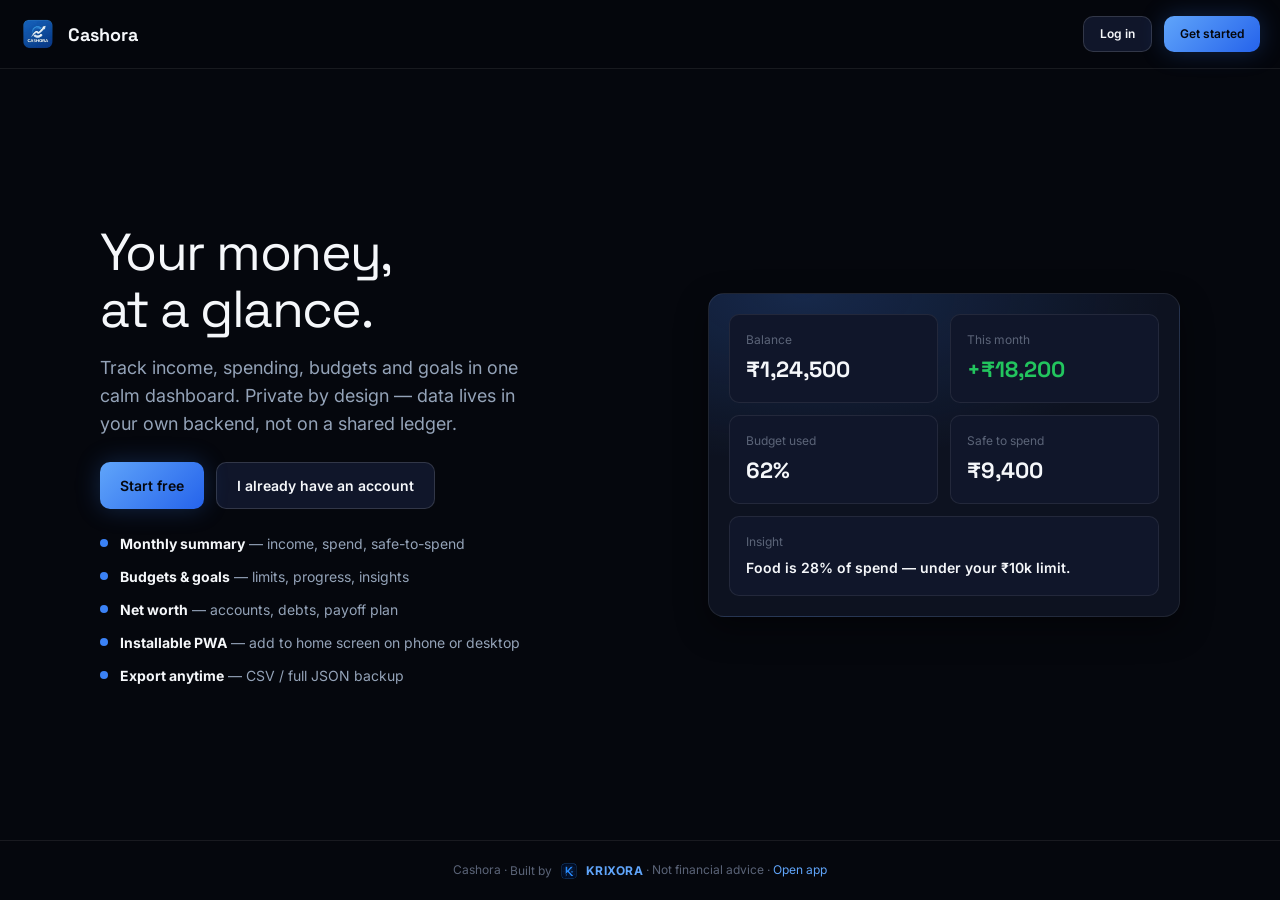
<file: landing.html>
<!DOCTYPE html>
<html lang="en">
<head>
<meta charset="UTF-8">
<meta name="google-site-verification" content="jDSLpLixrt2HtUDu_5Ao-N-vICyit6tMCqablT30GE0" />
<meta name="viewport" content="width=device-width, initial-scale=1.0, viewport-fit=cover">
<title>Cashora — Personal finance, clearly</title>
<meta name="description" content="Cashora helps you track income, spending, budgets, goals and net worth. Private by design — your data stays in your own Supabase project.">
<meta name="theme-color" content="#05070d">
<meta property="og:title" content="Cashora — Personal finance, clearly">
<meta property="og:description" content="Track money, budgets and goals without the noise. Built for clarity.">
<meta property="og:type" content="website">
<meta property="og:image" content="https://cashora.vercel.app/assets/images/og-image.webp">
<meta property="og:image:width" content="1200">
<meta property="og:image:height" content="630">
<meta property="og:url" content="https://cashora.vercel.app/landing.html">
<meta name="twitter:card" content="summary_large_image">
<meta name="twitter:title" content="Cashora — Personal finance, clearly">
<meta name="twitter:description" content="Track money, budgets and goals without the noise. Built for clarity.">
<meta name="twitter:image" content="https://cashora.vercel.app/assets/images/og-image.webp">
<link rel="icon" type="image/webp" href="assets/icons/cashora-icon.webp">
<link rel="apple-touch-icon" href="assets/icons/apple-touch-icon.webp">
<link rel="preconnect" href="https://fonts.googleapis.com">
<link rel="preconnect" href="https://fonts.gstatic.com" crossorigin>
<link href="https://fonts.googleapis.com/css2?family=Space+Grotesk:wght@500;700&family=Inter:wght@400;500;600;700&display=swap" rel="stylesheet">
<link rel="stylesheet" href="css/main.css">
<style>
  .land { min-height: 100dvh; display: flex; flex-direction: column; }
  .land-nav {
    display: flex; align-items: center; justify-content: space-between;
    padding: var(--space-4) var(--space-5);
    border-bottom: 1px solid var(--color-border);
    position: sticky; top: 0; z-index: 20;
    background: color-mix(in srgb, var(--color-bg-base) 88%, transparent);
    backdrop-filter: blur(12px);
  }
  .land-nav__brand { display: flex; align-items: center; gap: var(--space-3); font-family: var(--font-display); font-weight: 700; font-size: var(--text-lg); }
  .land-nav__brand img { width: 36px; height: 36px; border-radius: 10px; }
  .land-nav__actions { display: flex; gap: var(--space-3); flex-wrap: wrap; }
  .land-hero {
    flex: 1;
    display: grid;
    grid-template-columns: 1.1fr 0.9fr;
    gap: var(--space-8);
    align-items: center;
    padding: clamp(2rem, 6vw, 4rem) var(--space-5);
    max-width: 1120px;
    margin: 0 auto;
    width: 100%;
  }
  .land-hero h1 {
    font-family: var(--font-display);
    font-size: clamp(2rem, 5vw, 3.25rem);
    line-height: 1.1;
    letter-spacing: -0.03em;
    margin: 0 0 var(--space-4);
  }
  .land-hero p.lead {
    font-size: var(--text-lg);
    color: var(--color-text-secondary);
    max-width: 40ch;
    line-height: 1.55;
    margin: 0 0 var(--space-6);
  }
  .land-cta { display: flex; flex-wrap: wrap; gap: var(--space-3); }
  .land-points {
    display: grid;
    gap: var(--space-3);
    margin-top: var(--space-6);
  }
  .land-point {
    display: flex; gap: var(--space-3); align-items: flex-start;
    font-size: var(--text-sm); color: var(--color-text-secondary);
  }
  .land-point strong { color: var(--color-text-primary); }
  .land-point::before {
    content: '';
    width: 8px; height: 8px; margin-top: 6px; flex-shrink: 0;
    border-radius: 50%; background: var(--color-accent-500);
  }
  .land-preview {
    border-radius: var(--radius-lg);
    border: 1px solid var(--color-border);
    background:
      radial-gradient(600px 280px at 20% 0%, rgba(59,130,246,0.2), transparent 60%),
      var(--color-bg-surface);
    padding: var(--space-5);
    box-shadow: var(--shadow-lg);
  }
  .land-preview__row {
    display: grid; grid-template-columns: 1fr 1fr; gap: var(--space-3); margin-bottom: var(--space-3);
  }
  .land-stat {
    padding: var(--space-4);
    border-radius: var(--radius-md);
    background: var(--color-bg-surface-alt);
    border: 1px solid var(--color-border);
  }
  .land-stat span { font-size: var(--text-xs); color: var(--color-text-muted); display: block; margin-bottom: 4px; }
  .land-stat strong { font-family: var(--font-display); font-size: var(--text-xl); }
  .land-footer {
    padding: var(--space-5);
    border-top: 1px solid var(--color-border);
    text-align: center;
    font-size: var(--text-xs);
    color: var(--color-text-muted);
  }
  @media (max-width: 840px) {
    .land-hero { grid-template-columns: 1fr; }
    .land-preview { order: -1; }
  }
</style>
</head>
<body>
<div class="land">
  <nav class="land-nav">
    <div class="land-nav__brand">
      <img src="assets/icons/cashora-icon.webp" width="36" height="36" alt="">
      Cashora
    </div>
    <div class="land-nav__actions">
      <a class="btn btn-secondary btn-sm" href="auth.html">Log in</a>
      <a class="btn btn-primary btn-sm" href="auth.html">Get started</a>
    </div>
  </nav>

  <main class="land-hero">
    <div>
      <h1>Your money,<br>at a glance.</h1>
      <p class="lead">Track income, spending, budgets and goals in one calm dashboard. Private by design — data lives in your own backend, not on a shared ledger.</p>
      <div class="land-cta">
        <a class="btn btn-primary" href="auth.html">Start free</a>
        <a class="btn btn-secondary" href="auth.html">I already have an account</a>
      </div>
      <div class="land-points">
        <div class="land-point"><span><strong>Monthly summary</strong> — income, spend, safe-to-spend</span></div>
        <div class="land-point"><span><strong>Budgets &amp; goals</strong> — limits, progress, insights</span></div>
        <div class="land-point"><span><strong>Net worth</strong> — accounts, debts, payoff plan</span></div>
        <div class="land-point"><span><strong>Installable PWA</strong> — add to home screen on phone or desktop</span></div>
        <div class="land-point"><span><strong>Export anytime</strong> — CSV / full JSON backup</span></div>
      </div>
    </div>
    <aside class="land-preview" aria-hidden="true">
      <div class="land-preview__row">
        <div class="land-stat"><span>Balance</span><strong>₹1,24,500</strong></div>
        <div class="land-stat"><span>This month</span><strong style="color:var(--color-success)">+₹18,200</strong></div>
      </div>
      <div class="land-preview__row">
        <div class="land-stat"><span>Budget used</span><strong>62%</strong></div>
        <div class="land-stat"><span>Safe to spend</span><strong>₹9,400</strong></div>
      </div>
      <div class="land-stat">
        <span>Insight</span>
        <strong style="font-size:var(--text-sm); font-weight:600; font-family:var(--font-body)">Food is 28% of spend — under your ₹10k limit.</strong>
      </div>
    </aside>
  </main>

  <footer class="land-footer">
    Cashora · <a class="krixora-credit" href="https://krixora-portfolio.vercel.app/" target="_blank" rel="noopener noreferrer" title="KRIXORA portfolio" style="vertical-align:middle">
      <span class="krixora-credit__label">Built by</span>
      <img src="assets/icons/krixora-mark.svg" width="16" height="16" alt="" />
      <strong>KRIXORA</strong>
    </a>
    · Not financial advice · <a href="auth.html" style="color:var(--color-accent-400)">Open app</a>
  </footer>
</div>
</body>
</html>
</file>
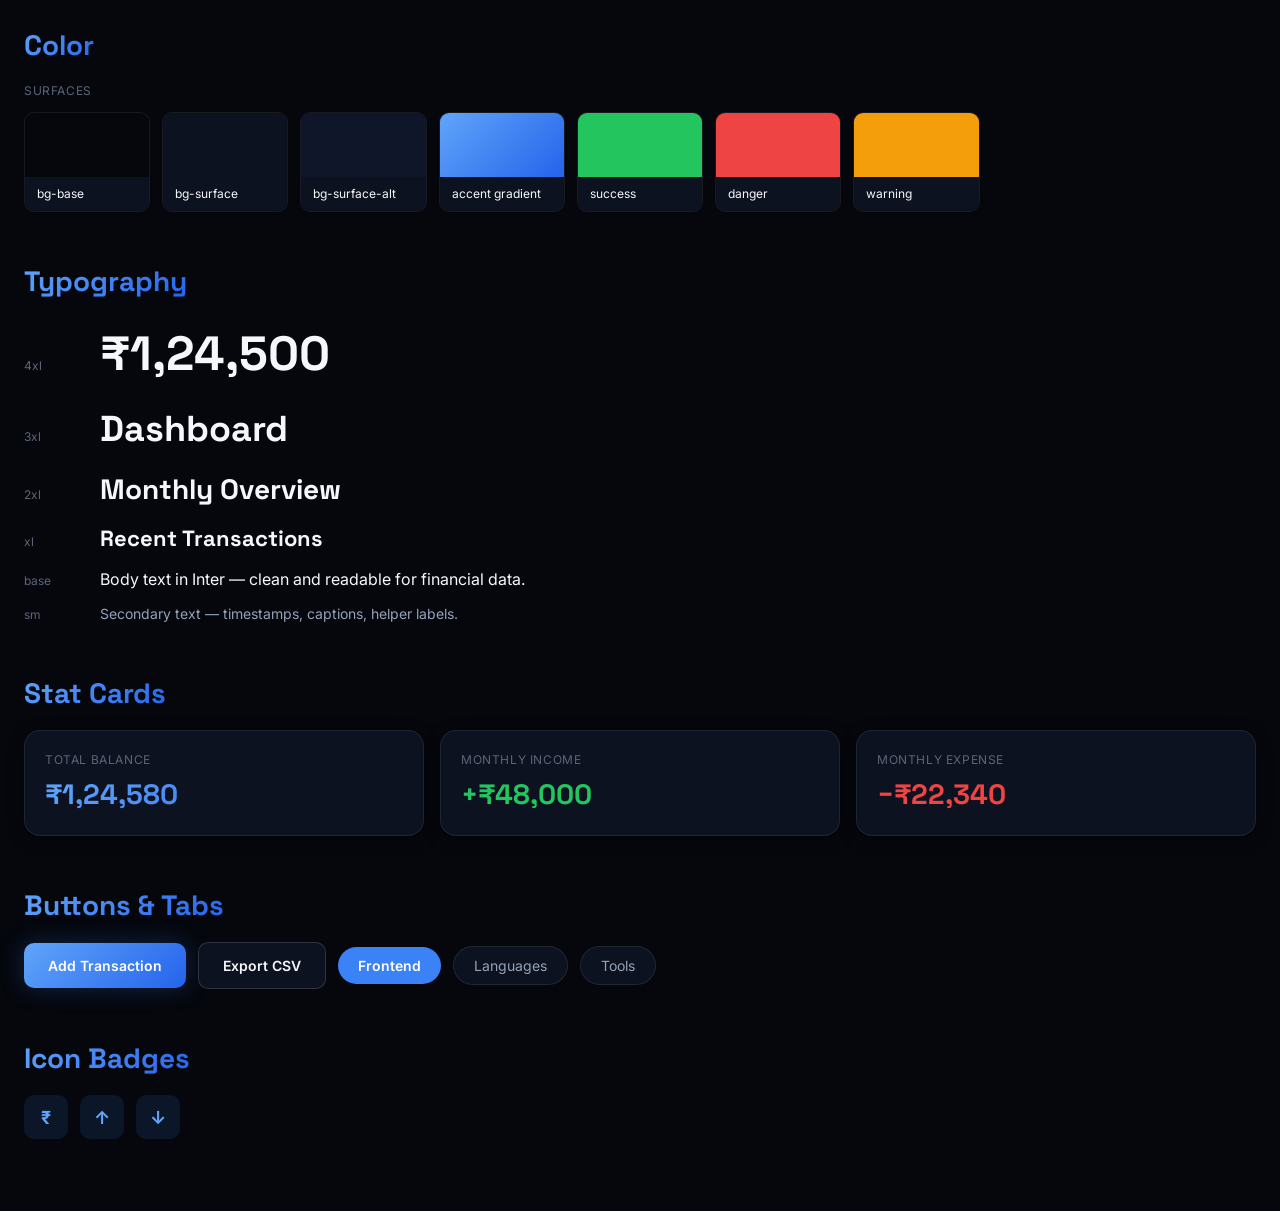
<file: token-preview.html>
<!DOCTYPE html>
<html lang="en">
<head>
<meta charset="UTF-8">
<meta name="viewport" content="width=device-width, initial-scale=1.0">
<title>Cashora — Token Preview</title>
<link rel="preconnect" href="https://fonts.googleapis.com">
<link href="https://fonts.googleapis.com/css2?family=Space+Grotesk:wght@500;700&family=Inter:wght@400;500;600;700&display=swap" rel="stylesheet">
<link rel="stylesheet" href="css/reset.css">
<link rel="stylesheet" href="css/tokens.css">
<style>
  body { padding: var(--space-6); }
  .section { margin-bottom: var(--space-12); }
  .section h2 {
    font-family: var(--font-display);
    font-size: var(--text-2xl);
    font-weight: var(--font-weight-bold);
    margin-bottom: var(--space-4);
    background: var(--gradient-accent);
    -webkit-background-clip: text;
    background-clip: text;
    -webkit-text-fill-color: transparent;
    display: inline-block;
  }
  .label {
    font-size: var(--text-xs);
    color: var(--color-text-muted);
    text-transform: uppercase;
    letter-spacing: 0.05em;
    margin-bottom: var(--space-3);
  }

  /* Color swatches */
  .swatch-grid { display: grid; grid-template-columns: repeat(auto-fill, minmax(120px, 1fr)); gap: var(--space-3); }
  .swatch { border-radius: var(--radius-md); overflow: hidden; border: 1px solid var(--color-border); }
  .swatch-color { height: 64px; }
  .swatch-name { padding: var(--space-2) var(--space-3); font-size: var(--text-xs); background: var(--color-bg-surface); }

  /* Type scale */
  .type-row { display: flex; align-items: baseline; gap: var(--space-4); margin-bottom: var(--space-3); }
  .type-row span.tag { font-size: var(--text-xs); color: var(--color-text-muted); width: 60px; flex-shrink: 0; }
  .type-sample { font-family: var(--font-display); font-weight: var(--font-weight-bold); }

  /* Cards */
  .card-row { display: grid; grid-template-columns: repeat(auto-fit, minmax(160px, 1fr)); gap: var(--space-4); }
  .card {
    background: var(--color-bg-surface);
    border: 1px solid var(--color-border);
    border-radius: var(--radius-lg);
    padding: var(--space-5);
    box-shadow: var(--shadow-md);
  }
  .card .label { margin-bottom: var(--space-1); }
  .card .amount {
    font-family: var(--font-display);
    font-size: var(--text-2xl);
    font-weight: var(--font-weight-bold);
  }
  .card .amount.positive { color: var(--color-success); }
  .card .amount.negative { color: var(--color-danger); }
  .card .amount.accent {
    background: var(--gradient-accent);
    -webkit-background-clip: text;
    background-clip: text;
    -webkit-text-fill-color: transparent;
  }

  /* Buttons */
  .btn-row { display: flex; flex-wrap: wrap; gap: var(--space-3); align-items: center; }
  .btn {
    padding: var(--space-3) var(--space-6);
    border-radius: var(--radius-md);
    font-weight: var(--font-weight-semibold);
    font-size: var(--text-sm);
    transition: transform var(--duration-fast) var(--ease-standard), box-shadow var(--duration-fast) var(--ease-standard);
  }
  .btn:hover { transform: translateY(-1px); }
  .btn-primary { background: var(--gradient-accent); color: white; box-shadow: var(--shadow-glow-accent); }
  .btn-secondary { background: var(--color-bg-surface); border: 1px solid var(--color-border-strong); color: var(--color-text-primary); }
  .btn-pill-active { background: var(--color-accent-500); color: white; border-radius: var(--radius-full); padding: var(--space-2) var(--space-5); font-size: var(--text-sm); font-weight: var(--font-weight-semibold); }
  .btn-pill { background: var(--color-bg-surface); border: 1px solid var(--color-border); color: var(--color-text-secondary); border-radius: var(--radius-full); padding: var(--space-2) var(--space-5); font-size: var(--text-sm); }

  /* Icon badge */
  .icon-badge-row { display: flex; gap: var(--space-3); }
  .icon-badge {
    width: 44px; height: 44px;
    border-radius: var(--radius-md);
    background: rgba(59, 130, 246, 0.12);
    color: var(--color-accent-400);
    display: flex; align-items: center; justify-content: center;
    font-size: var(--text-lg);
    font-weight: var(--font-weight-bold);
  }
</style>
</head>
<body>

  <div class="section">
    <h2>Color</h2>
    <div class="label">Surfaces</div>
    <div class="swatch-grid">
      <div class="swatch"><div class="swatch-color" style="background:var(--color-bg-base)"></div><div class="swatch-name">bg-base</div></div>
      <div class="swatch"><div class="swatch-color" style="background:var(--color-bg-surface)"></div><div class="swatch-name">bg-surface</div></div>
      <div class="swatch"><div class="swatch-color" style="background:var(--color-bg-surface-alt)"></div><div class="swatch-name">bg-surface-alt</div></div>
      <div class="swatch"><div class="swatch-color" style="background:var(--gradient-accent)"></div><div class="swatch-name">accent gradient</div></div>
      <div class="swatch"><div class="swatch-color" style="background:var(--color-success)"></div><div class="swatch-name">success</div></div>
      <div class="swatch"><div class="swatch-color" style="background:var(--color-danger)"></div><div class="swatch-name">danger</div></div>
      <div class="swatch"><div class="swatch-color" style="background:var(--color-warning)"></div><div class="swatch-name">warning</div></div>
    </div>
  </div>

  <div class="section">
    <h2>Typography</h2>
    <div class="type-row"><span class="tag">4xl</span><span class="type-sample" style="font-size:var(--text-4xl)">₹1,24,500</span></div>
    <div class="type-row"><span class="tag">3xl</span><span class="type-sample" style="font-size:var(--text-3xl)">Dashboard</span></div>
    <div class="type-row"><span class="tag">2xl</span><span class="type-sample" style="font-size:var(--text-2xl)">Monthly Overview</span></div>
    <div class="type-row"><span class="tag">xl</span><span class="type-sample" style="font-size:var(--text-xl)">Recent Transactions</span></div>
    <div class="type-row"><span class="tag">base</span><span style="font-family:var(--font-body)">Body text in Inter — clean and readable for financial data.</span></div>
    <div class="type-row"><span class="tag">sm</span><span style="font-family:var(--font-body); font-size:var(--text-sm); color:var(--color-text-secondary)">Secondary text — timestamps, captions, helper labels.</span></div>
  </div>

  <div class="section">
    <h2>Stat Cards</h2>
    <div class="card-row">
      <div class="card">
        <div class="label">Total Balance</div>
        <div class="amount accent">₹1,24,580</div>
      </div>
      <div class="card">
        <div class="label">Monthly Income</div>
        <div class="amount positive">+₹48,000</div>
      </div>
      <div class="card">
        <div class="label">Monthly Expense</div>
        <div class="amount negative">−₹22,340</div>
      </div>
    </div>
  </div>

  <div class="section">
    <h2>Buttons & Tabs</h2>
    <div class="btn-row">
      <button class="btn btn-primary">Add Transaction</button>
      <button class="btn btn-secondary">Export CSV</button>
      <span class="btn-pill-active">Frontend</span>
      <span class="btn-pill">Languages</span>
      <span class="btn-pill">Tools</span>
    </div>
  </div>

  <div class="section">
    <h2>Icon Badges</h2>
    <div class="icon-badge-row">
      <div class="icon-badge">₹</div>
      <div class="icon-badge">↑</div>
      <div class="icon-badge">↓</div>
    </div>
  </div>

</body>
</html>
</file>
<file: css/main.css>
/* ==========================================================================
   Cashora — Main stylesheet
   Import order matters: reset -> tokens -> layout -> components -> pages -> motion
   ========================================================================== */

@import url('reset.css');
@import url('tokens.css');
@import url('layout.css');
@import url('components.css');
@import url('dashboard.css');
@import url('motion.css');
@import url("responsive.css");
</file>
<file: css/tokens.css>
/* ==========================================================================
   Cashora — Design Tokens
   Single source of truth for color, type, spacing, radius, shadow, motion.
   Never hardcode these values elsewhere — always reference the variable.
   ========================================================================== */

:root {

  /* ---------- Color: Surface ---------- */
  --color-bg-base:        #05070d;   /* page background */
  --color-bg-surface:     #0d1220;   /* cards, panels */
  --color-bg-surface-alt: #10162a;   /* nested cards, table rows */
  --color-bg-hover:       #131a2e;   /* hover state on surfaces */
  --color-border:         rgba(255, 255, 255, 0.08);
  --color-border-strong:  rgba(255, 255, 255, 0.14);

  /* ---------- Color: Text ---------- */
  --color-text-primary:   #F5F7FA;
  --color-text-secondary: #94A3B8;
  --color-text-muted:     #5B6478;

  /* ---------- Color: Brand / Accent ---------- */
  --color-accent-400:     #60A5FA;
  --color-accent-500:     #3B82F6;
  --color-accent-600:     #2563EB;
  --gradient-accent:      linear-gradient(135deg, var(--color-accent-400), var(--color-accent-600));

  /* ---------- Color: Semantic (finance) ---------- */
  --color-success:        #22C55E;   /* income / positive */
  --color-success-bg:     rgba(34, 197, 94, 0.12);
  --color-danger:         #EF4444;   /* expense / negative */
  --color-danger-bg:      rgba(239, 68, 68, 0.12);
  --color-warning:        #F59E0B;   /* budget nearing limit */
  --color-warning-bg:     rgba(245, 158, 11, 0.12);

  /* ---------- Typography ---------- */
  --font-display: 'Space Grotesk', 'Inter', sans-serif;
  --font-body:    'Inter', -apple-system, BlinkMacSystemFont, sans-serif;
  --font-mono:    'JetBrains Mono', ui-monospace, monospace; /* for amounts/data if needed */

  --text-xs:   0.75rem;   /* 12px - captions, labels */
  --text-sm:   0.875rem;  /* 14px - secondary text */
  --text-base: 1rem;      /* 16px - body */
  --text-lg:   1.125rem;  /* 18px - emphasized body */
  --text-xl:   1.375rem;  /* 22px - card titles */
  --text-2xl:  1.75rem;   /* 28px - section headings */
  --text-3xl:  2.25rem;   /* 36px - page headings */
  --text-4xl:  3rem;      /* 48px - hero numbers */

  --font-weight-regular:  400;
  --font-weight-medium:   500;
  --font-weight-semibold: 600;
  --font-weight-bold:     700;

  --line-height-tight:  1.2;
  --line-height-normal: 1.5;

  /* ---------- Spacing scale (4px base unit) ---------- */
  --space-1:  0.25rem;  /* 4px */
  --space-2:  0.5rem;   /* 8px */
  --space-3:  0.75rem;  /* 12px */
  --space-4:  1rem;     /* 16px */
  --space-5:  1.25rem;  /* 20px */
  --space-6:  1.5rem;   /* 24px */
  --space-8:  2rem;     /* 32px */
  --space-10: 2.5rem;   /* 40px */
  --space-12: 3rem;     /* 48px */
  --space-16: 4rem;     /* 64px */

  /* ---------- Radius ---------- */
  --radius-sm:  6px;    /* small buttons, tags */
  --radius-md:  10px;   /* inputs, badges */
  --radius-lg:  16px;   /* cards */
  --radius-xl:  24px;   /* modals, hero panels */
  --radius-full: 999px; /* pills */

  /* ---------- Shadow ---------- */
  --shadow-sm: 0 1px 2px rgba(0, 0, 0, 0.3);
  --shadow-md: 0 4px 16px rgba(0, 0, 0, 0.35);
  --shadow-lg: 0 12px 32px rgba(0, 0, 0, 0.45);
  --shadow-glow-accent: 0 0 24px rgba(59, 130, 246, 0.25);

  /* ---------- Motion ---------- */
  --ease-standard: cubic-bezier(0.4, 0, 0.2, 1);
  --duration-fast:   150ms;
  --duration-normal: 250ms;
  --duration-slow:   400ms;

  /* ---------- Layout ---------- */
  --sidebar-width: 260px;
  --header-height: 72px;
  --container-max: 1440px;

  /* ---------- Breakpoints (reference only — used in media queries) ---------- */
  /* mobile: 0-479 | sm: 480 | md: 768 | lg: 1024 | xl: 1440 */
}

/* Respect reduced motion preference */
@media (prefers-reduced-motion: reduce) {
  * {
    animation-duration: 0.01ms !important;
    animation-iteration-count: 1 !important;
    transition-duration: 0.01ms !important;
  }
}


/* ---------- Light theme ---------- */
[data-theme="light"] {
  --color-bg-base:        #f4f6fb;
  --color-bg-surface:     #ffffff;
  --color-bg-surface-alt: #eef2f8;
  --color-bg-hover:       #e8edf6;
  --color-border:         rgba(15, 23, 42, 0.08);
  --color-border-strong:  rgba(15, 23, 42, 0.14);

  --color-text-primary:   #0f172a;
  --color-text-secondary: #475569;
  --color-text-muted:     #64748b;

  --color-accent-400:     #2563eb;
  --color-accent-500:     #1d4ed8;
  --color-accent-600:     #1e40af;

  --shadow-sm: 0 1px 2px rgba(15, 23, 42, 0.06);
  --shadow-md: 0 4px 16px rgba(15, 23, 42, 0.08);
  --shadow-lg: 0 12px 32px rgba(15, 23, 42, 0.12);
  --shadow-glow-accent: 0 0 24px rgba(37, 99, 235, 0.18);
}

[data-theme="light"] body {
  background: var(--color-bg-base);
  color: var(--color-text-primary);
}

[data-theme="light"] .topbar {
  background: rgba(255, 255, 255, 0.9);
}

[data-theme="light"] .sidebar {
  background: var(--color-bg-surface);
}

[data-theme="light"] .stat-card__value--accent,
[data-theme="light"] .page-section__title {
  /* gradient text still works */
}

[data-theme="light"] .btn-primary {
  color: #fff;
}

[data-theme="light"] .modal {
  background: #fff;
}

[data-theme="light"] .notif-panel {
  background: #fff;
}

[data-theme="light"] .disclaimer-marquee {
  background: rgba(37, 99, 235, 0.08);
  color: #1e40af;
  border-color: rgba(37, 99, 235, 0.15);
}
</file>
